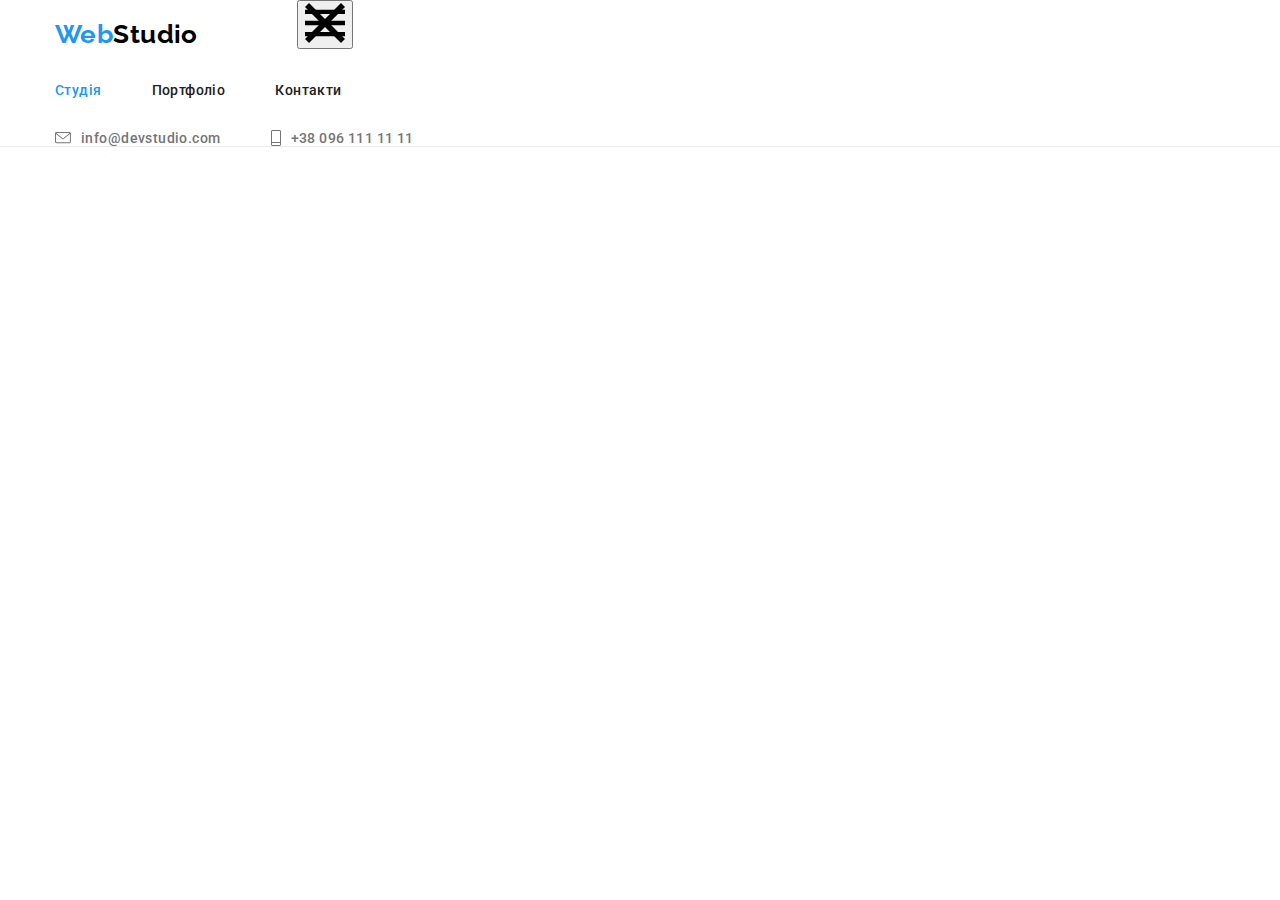
<file: index.html>
<!DOCTYPE html>
<html lang="uk">
<head>
 <meta charset="UTF-8">
 <meta http-equiv="X-UA-Compatible" content="IE=edge">
 <meta name="viewport" content="width=device-width, initial-scale=1.0">
 <link rel="preconnect" href="https://fonts.googleapis.com">
 <link rel="preconnect" href="https://fonts.gstatic.com" crossorigin>
 <link href="https://fonts.googleapis.com/css2?family=Raleway:wght@700&family=Roboto:wght@400;500;700;900&display=swap" rel="stylesheet">
 <title>Студія</title>
 <!--<link rel="stylesheet" href="./css/modern-normalize.css">
 <link rel="stylesheet" href="./css/styles.css">-->
 <link rel="stylesheet" href="./css/main.min.css" />
</head>
<body class="page-body">
     <header class="container-header"> 
         <div class=" container container-header-one">
                  <!-- Лого в хедері -->
             <div class="main-nav">
                 <a href="" class="logo"> <span class="blue-logo">Web</span>Studio </a>
                  <!-- Мобільное меню-бургер -->
                 <button type="button" class="mobile-button" aria-expanded="false" aria-controls="menu-container" data-menu-button>
                 <svg width="40" height="40" aria-label="Перемикач мобільного меню" class="mobile-button-svg">
                     <use class="icon-cross" href="./images/icons.svg#icon-cross1"></use>
                     <use class="icon-menu" href="./images/icons.svg#icon-menu-brg"></use>
                 </svg>
                 </button>
             <div class="menu-container" id="menu-container" data-menu>
                 <div class="navigation">
                     <nav>
                         <ul class="nav-list"> 
                             <li class="site-nav-item"><a class="nav-item" href="./index.html"><span class="blue-logo">Студія </span></a></li>
                             <li class="site-item"><a class="item" href="./portfolio.html"> Портфоліо</a></li>
                             <li class="site-item"><a class="item" href="./index.html" > Контакти</a></li>
                         </ul>
                     </nav>
                 </div>
             <div class="contacts">
                 <ul class="info-list">
                     <li class="site-item-one">
                         <a class="item-one" href="mailto:info@devstudio.com">
                             <svg class="icon-nav-one">
                                 <use href="./images/icons.svg#icon-envelope"></use>
                             </svg>
                             <span>info@devstudio.com</span>
                         </a>
                     </li>
                     <li class="site-item-one-info">
                         <a class="item-one-info" href="tel:+380961111111" >
                             <svg class="icon-nav-two">
                                 <use href="./images/icons.svg#icon-Vector"></use>
                             </svg>
                             <span> +38 096 111 11 11</span>  
                         </a>
                     </li>
                 </ul>
             </div>
        </div>
      </div>
     </div>
     </header>
    <!-- <main class="main">
         <section class="main-container hero">
             <div class="container">
                 <h1 class="main-text"> Ефективні рішення для вашого бізнесу </h1>
                 <button type="button" class="main-button" data-modal-open>Замовити послугу</button>
             </div>  
             <div class="backdrop is-hidden" data-modal>
                 <div class="modal-box">
                     <button class="main-button-open" data-modal-close type="button">
                         <svg class="icon-modal-close">
                             <use class="icon-cross" href="./images/icons.svg#icon-cross1"></use>
                         </svg>
                     </button>
                     <h3 class="modal-title">Залиште свої дані, ми вам передзвонимо</h3>
                     <form action="#">
                        <div>
                         <div class="modal-container">
                             <label for="username" class="modal-contacts">Ім'я</label>
                             <div class="field-name">
                                 <input class="modal-type-field" type="text" name="username" id="username" placeholder=" "/>
                                     <svg class="modal-icon-name">
                                         <use href="./images/icons.svg#icon-Vector-3"></use>
                                     </svg>
                             </div>
                         </div>
                         <div class="modal-container">
                             <label for="tel" class="modal-contacts">Телефон</label>
                             <div class="field-tel">
                                 <input class="modal-type-field" type="tel" name="tel" id="tel" placeholder=" "/>
                                     <svg class="modal-icon-tel">
                                         <use href="./images/icons.svg#icon-Vector-4"></use>
                                     </svg>
                             </div>
                         </div>
                         <div class="modal-container-last">
                             <label for="email"  class="modal-contacts">Пошта</label>
                             <div class="field-email">
                                 <input class="modal-type-field" type="email" name="email" id="email" placeholder=" "/>
                                     <svg class="modal-icon-email">
                                         <use href="./images/icons.svg#icon-Vector-2"></use>
                                     </svg>
                             </div>
                         </div>
                        </div>
                       <div class="modal-container-comments">
                         <label class="modal-comment" for="comment">Коментар</label>
                             <textarea class="modal-text" name="comment" id="comment" rows="4" cols="20" placeholder="Введіть текст"></textarea>
                       </div>
                        <div class="form-checkbox">
                         <label for="modal-checkbox" class="modal-link-accept">
                                 <input class="modal-checkbox" type="checkbox" name="mailing-list" value="accept" id="modal-checkbox"/>
                                     <span class="modal-icon-white"></span>
                                 Погоджуюся з розсилкою та приймаю
                                     <span><a class="modal-link-terms" href="#">Умови договору</a></span>
                         </label>
                        </div>
                       <div class="modal-container-btn">
                         <button class="modal-btn-submit" type="submit">
                           Відправити
                         </button>
                       </div>
                     </form>
                 </div>
             </div>  
         </section>
         <section class="section-top">
             <div class="container">
                 <h2 hidden class="visually-hidden">Наші переваги</h2>
                 <ul class="advantages-list">
                     <li class="advantages-list-item">
                         <div class="features-icons">
                             <svg width="70" height="70">
                                 <use class="features-icon" href="./images/icons.svg#icon-Group"></use>
                             </svg>
                         </div>
                             <h3 class="basic-anchors"> УВАГА ДО ДЕТАЛЕЙ </h3>
                                 <p class="word-meaning"> Ідейні міркування, і навіть початок повсякденної роботи з формування позиції. </p>
                     </li>
                     <li class="advantages-list-item">
                         <div class="features-icons">
                             <svg width="70" height="70">
                                 <use class="features-icon" href="./images/icons.svg#icon-clock-1"></use>
                             </svg>
                         </div>
                         <h3 class="basic-anchors"> ПУНКТУАЛЬНІСТЬ </h3>
                             <p class="word-meaning"> Завдання організації, особливо рамки і місце навчання кадрів тягне у себе. </p>
                     </li>
                     <li class="advantages-list-item">
                         <div class="features-icons">
                             <svg width="70" height="70">
                                 <use class="features-icon" href="./images/icons.svg#icon-diagram-1"></use>
                             </svg>
                         </div>
                         <h3 class="basic-anchors"> ПЛАНУВАННЯ </h3>
                             <p class="word-meaning"> Так само консультація з широким активом значною мірою зумовлює. </p>
                     </li>
                     <li class="advantages-list-item">
                         <div class="features-icons">
                             <svg width="70" height="70">
                                 <use class="features-icon" href="./images/icons.svg#icon-astronaut"></use>
                             </svg>
                         </div>
                             <h3 class="basic-anchors"> СУЧАСНІ ТЕХНОЛОГІЇ </h3>
                                 <p class="word-meaning"> Значимість цих проблем настільки очевидна, що реалізація планових завдань. </p>
                     </li>
                 </ul>
             </div>
         </section>
         <section class="section">
             <div class="container">
                 <h2 class="services-text"> Чим ми займаємося </h2>
                 <ul class="services-list">
                     <li class="services-list-item">
                         <div class="services-images-box">
                             <img src="./images/img1.jpg" alt="Людина займаємається програмуванням " width="370"/>
                             <div class="services-position-text">
                                 <h3 class="works-text">Десктопні додатки</h3>
                             </div>
                         </div>
                     </li>
                     <li class="services-list-item">
                         <div class="services-images-box">
                             <img src="./images/img2.jpg" alt="Людина створює мобільний додаток" width="370"/>
                             <div class="services-position-text">
                                 <h3 class="works-text">Мобільні додатки</h3>
                             </div>
                         </div>
                     </li>
                     <li class="services-list-item">
                         <div class="services-images-box">
                             <img src="./images/img3.jpg" alt="Вибір кольору" width="370"/>
                             <div class="services-position-text">
                                 <h3 class="works-text">Дизайнерські рішення</h3>
                             </div>
                         </div>
                     </li>
                 </ul>
             </div>
         </section>
         <section class="section our-team">
             <div class="container">
                 <h2 class="services-text-title"> Наша команда </h2>
                 <ul class="team-list">
                     <li class="team-list-item">
                         <img src="./images/photo1.jpg" alt="Ігор Дем'яненко" width="270"/>
                         <div class="team-card-wrapper">
                             <h3 class="container-text-main"> Ігор Дем'яненко </h3>
                                 <p class="container-text-other-row"> Product Designer </p>
                         <ul class="social-link-list">
                             <li class="social-network">
                                 <a href="" class="social-item">
                                     <svg class="icon-social-link" width="20" height="20">
                                         <use href="./images/icons.svg#icon-instagram"></use>
                                     </svg>
                                 </a>
                             </li>
                             <li class="social-network">
                                 <a href="" class="social-item">
                                     <svg class="icon-social-link" width="20" height="20">
                                         <use href="./images/icons.svg#icon-twitter"></use>
                                     </svg>
                                 </a>
                             </li>
                             <li class="social-network">
                                 <a href="" class="social-item">
                                     <svg class="icon-social-link" width="20" height="20">
                                         <use href="./images/icons.svg#icon-facebook"></use>
                                     </svg>
                                 </a>
                             </li>
                             <li class="social-network">
                                 <a href="" class="social-item">
                                     <svg class="icon-social-link" width="20" height="20">
                                         <use href="./images/icons.svg#icon-linkedin2"></use>
                                     </svg>
                                 </a>
                             </li>
                         </ul>
                         </div>
                     </li>
                     <li class="team-list-item">
                         <img src="./images/photo2.jpg" alt="Ольга Рєпіна" width="270"/>
                         <div class="team-card-wrapper">
                             <h3 class="container-text-main"> Ольга Рєпіна </h3>
                                 <p class="container-text-other-row"> Frontend Developer </p>
                         <ul class="social-link-list">
                             <li class="social-network">
                                 <a href="" class="social-item">
                                     <svg class="icon-social-link" width="20" height="20">
                                         <use href="./images/icons.svg#icon-instagram"></use>
                                     </svg>
                                 </a>
                             </li>
                             <li class="social-network">
                                 <a href="" class="social-item">
                                     <svg class="icon-social-link" width="20" height="20">
                                         <use href="./images/icons.svg#icon-twitter"></use>
                                     </svg>
                                 </a>
                             </li>
                             <li class="social-network">
                                 <a href="" class="social-item">
                                     <svg class="icon-social-link" width="20" height="20">
                                         <use href="./images/icons.svg#icon-facebook"></use>
                                     </svg>
                                 </a>
                             </li>
                             <li class="social-network">
                                 <a href="" class="social-item">
                                     <svg class="icon-social-link" width="20" height="20">
                                         <use href="./images/icons.svg#icon-linkedin2"></use>
                                     </svg>
                                 </a>
                                 </li>
                             </ul>
                         </div>
                     </li>
                     <li class="team-list-item">
                         <img src="./images/photo3.jpg" alt="Микола Тарасов" width="270"/>
                         <div class="team-card-wrapper">
                             <h3 class="container-text-main"> Микола Тарасов </h3>
                                 <p class="container-text-other-row"> Marketing </p>
                             <ul class="social-link-list">
                                     <li class="social-network">
                                         <a href="" class="social-item">
                                             <svg class="icon-social-link" width="20" height="20">
                                                 <use href="./images/icons.svg#icon-instagram"></use>
                                             </svg>
                                         </a>
                                     </li>
                                     <li class="social-network">
                                         <a href="" class="social-item">
                                             <svg class="icon-social-link" width="20" height="20">
                                                 <use href="./images/icons.svg#icon-twitter"></use>
                                             </svg>
                                         </a>
                                     </li>
                                     <li class="social-network">
                                         <a href="" class="social-item">
                                             <svg class="icon-social-link" width="20" height="20">
                                                 <use href="./images/icons.svg#icon-facebook"></use>
                                             </svg>
                                         </a>
                                     </li>
                                     <li class="social-network">
                                         <a href="" class="social-item">
                                             <svg class="icon-social-link" width="20" height="20">
                                                 <use href="./images/icons.svg#icon-linkedin2"></use>
                                             </svg>
                                         </a>
                                     </li>
                                 </ul>
                             </div>
                     <li class="team-list-item">
                         <img src="./images/photo4.jpg" alt="Михайло Єрмаков" width="270"/>
                         <div class="team-card-wrapper">
                             <h3 class="container-text-main"> Михайло Єрмаков </h3>
                                 <p class="container-text-other-row"> UI Designer </p>
                             <ul class="social-link-list">
                                 <li class="social-network">
                                     <a href="" class="social-item">
                                         <svg class="icon-social-link" width="20" height="20">
                                             <use href="./images/icons.svg#icon-instagram"></use>
                                         </svg>
                                     </a>
                                 </li>
                                 <li class="social-network">
                                     <a href="" class="social-item">
                                         <svg class="icon-social-link" width="20" height="20">
                                             <use href="./images/icons.svg#icon-twitter"></use>
                                         </svg>
                                     </a>
                                 </li>
                                 <li class="social-network">
                                     <a href="" class="social-item">
                                         <svg class="icon-social-link" width="20" height="20">
                                             <use href="./images/icons.svg#icon-facebook"></use>
                                         </svg>
                                     </a>
                                 </li>
                                 <li class="social-network">
                                     <a href="" class="social-item">
                                         <svg class="icon-social-link" width="20" height="20">
                                             <use href="./images/icons.svg#icon-linkedin2"></use>
                                         </svg>
                                     </a>
                                 </li>
                             </ul>
                         </div>
                     </li>
                 </ul>
             </div>
        </section>
        <section class="section">
             <div class="container">
                 <h2 class="services-text-title">Постійні клієнти</h2>
                 <ul class="client-list">
                     <li class="social-network-client">
                         <a class="client-link" href=""  aria-label="Клієнт-1">
                             <svg class="icon-client">
                                 <use href="./images/icons.svg#icon-client1"></use>
                             </svg>
                         </a>
                     </li>
                     <li class="social-network-client">
                         <a href="" class="client-link" aria-label="Клієнт-2">
                             <svg class="icon-client">
                                 <use href="./images/icons.svg#icon-client2"></use>
                             </svg>
                         </a>
                     </li>
                     <li class="social-network-client">
                         <a href="" class="client-link" aria-label="Клієнт-3">
                             <svg class="icon-client">
                                 <use href="./images/icons.svg#icon-client3"></use>
                             </svg>
                         </a>
                     </li>
                     <li class="social-network-client">
                         <a href="" class="client-link" aria-label="Клієнт-4">
                             <svg class="icon-client">
                                 <use href="./images/icons.svg#icon-client4"></use>
                             </svg>
                         </a>
                     </li>
                     <li class="social-network-client">
                         <a href="" class="client-link" aria-label="Клієнт-5">
                             <svg class="icon-client">
                                 <use href="./images/icons.svg#icon-client5"></use>
                             </svg>
                         </a>
                     </li>
                     <li class="social-network-client">
                         <a href="" class="client-link" aria-label="Клієнт-6">
                             <svg class="icon-client">
                                 <use href="./images/icons.svg#icon-client6"></use>
                             </svg>
                         </a>
                     </li>
                 </ul>
             </div>
         </section>
     </main>
     <footer class="footer">
         <div class="container footer-container">
             <div>
                 <a href="./index.html" class="logo-footer"><span class="blue-logo">Web</span>Studio </a>
                 <address class="address">
                     <ul class="address-item">
                         <li class="item-footer"><a href="https://goo.gl/maps/CPtrU1FHBa2aNyZL9" target="_blank" rel="noopener noreferrer nofollow" class="list-footer">м. Київ, пр-т Лесі Украінки, 26</a></li>
                         <li class="item-footer-one"><a href="mailto:info@devstudio.com" class="list-footer-one">info@devstudio.com</a></li>
                         <li class="item-footer-two"><a href="tel:+380961111111" class="list-footer-two">+38 096 111 11 11</a></li>
                     </ul>
                 </address>  
             </div>
             <div class="social-container">
                 <b class="footer-offer">приєднуйтесь</b>
                 <ul class="footer-soclink">
                     <li class="social-network-footer">
                         <a class="social-link" href="" aria-label="Instagram">
                             <svg class="footer-social-link" width="20" height="20">
                                 <use href="./images/icons.svg#icon-instagram"></use>
                             </svg>
                         </a>
                     </li>
                     <li class="social-network-footer">
                         <a href="" aria-label="Twitter" class="social-link">
                             <svg class="footer-social-link" width="20" height="20">
                                 <use href="./images/icons.svg#icon-twitter"></use>
                             </svg>
                         </a>
                     </li>
                     <li class="social-network-footer">
                         <a href="" aria-label="Facebook" class="social-link">
                             <svg class="footer-social-link" width="20" height="20">
                                 <use href="./images/icons.svg#icon-facebook"></use>
                             </svg>
                         </a>
                     </li>
                     <li class="social-network-footer">
                         <a href="" aria-label="LinkedIn" class="social-link">
                             <svg class="footer-social-link" width="20" height="20">
                                 <use href="./images/icons.svg#icon-linkedin2"></use>
                             </svg>
                         </a>
                     </li>
                 </ul>
             </div>
             <div class="subscribe-box">
                 <h3 class="subscribe-title">Підпишіться на розсилку</h3>
                 <form>
                     <input class="subscribe-input" type="email" name="email" placeholder="E-mail"/>
                     <button class="subscribe-button" type="submit"> Підписатися
                         <svg class="subscribe-icon">
                             <use href="./images/icons.svg#icon-icon-send"></use>
                         </svg>
                     </button>
                 </form>
             </div>
         </div>
    </footer>-->
     <script src="./js/modal.js"></script>
</body>
</html>
</file>
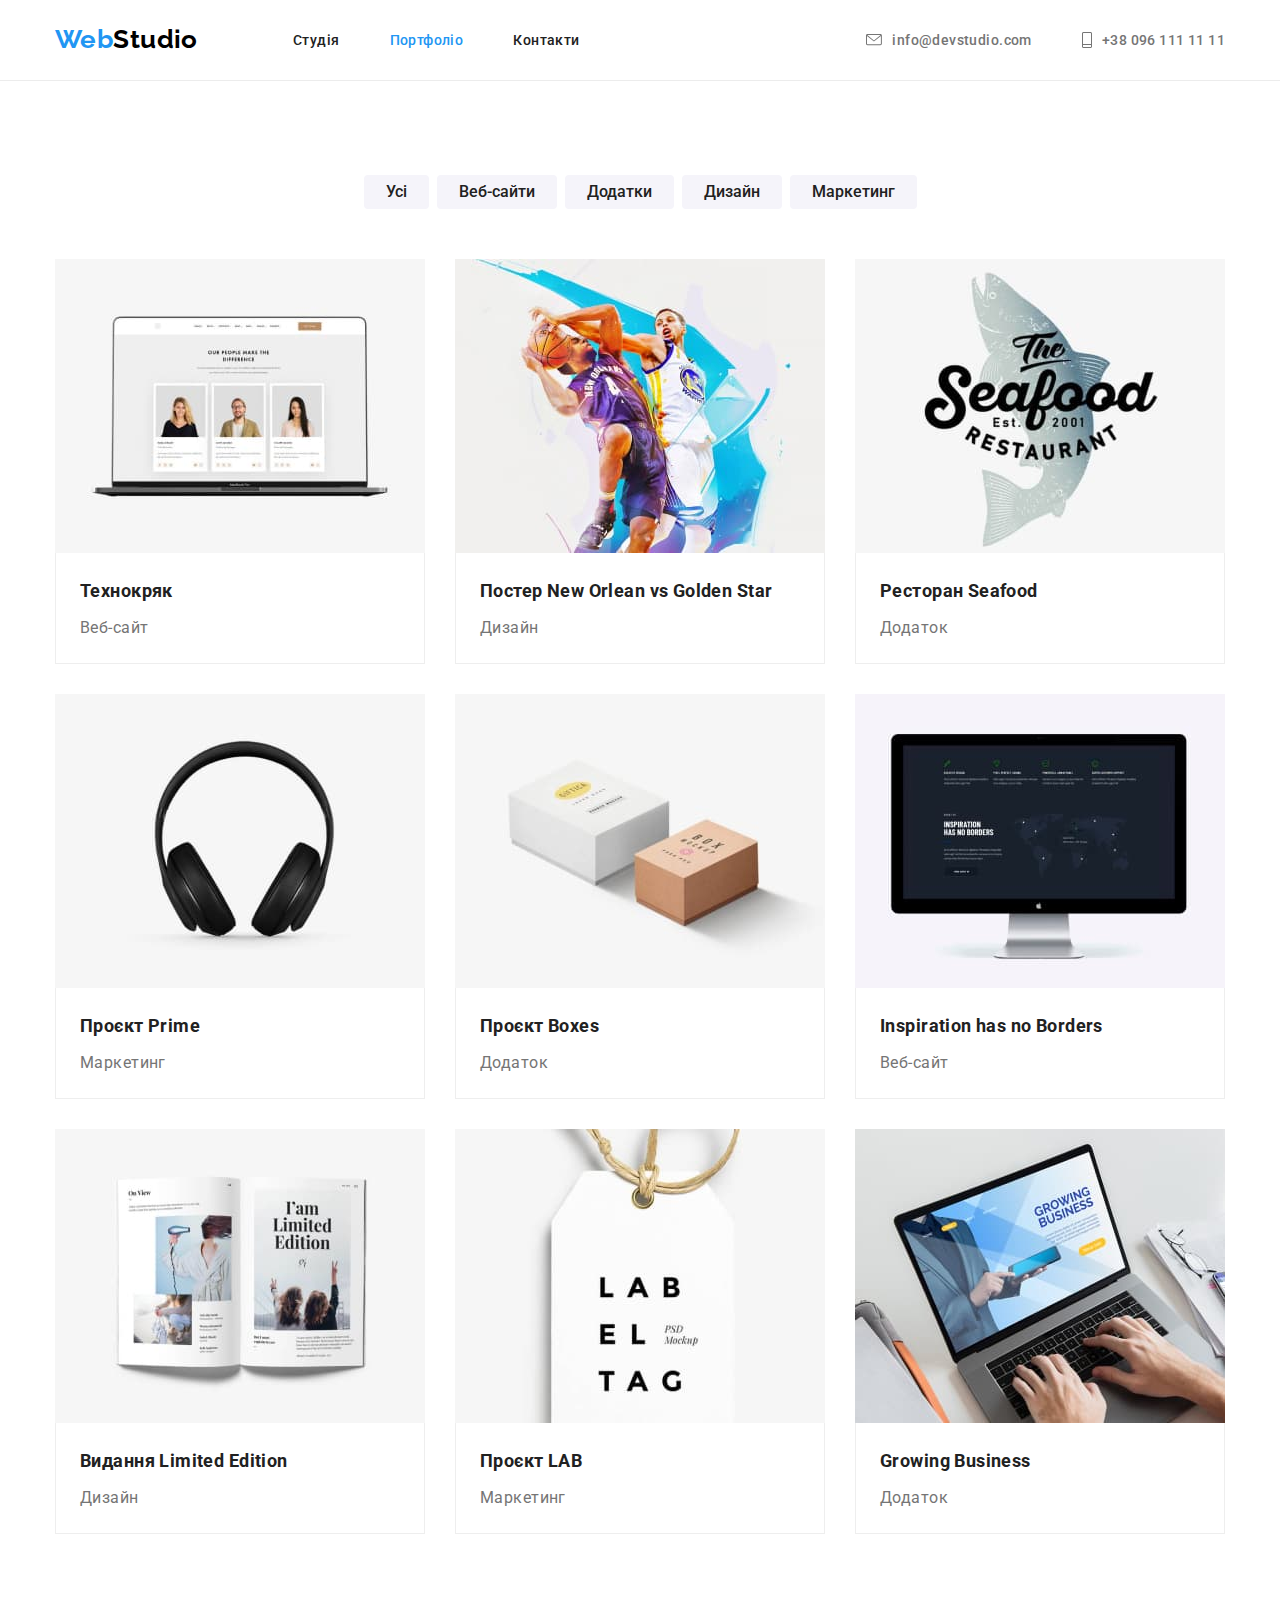
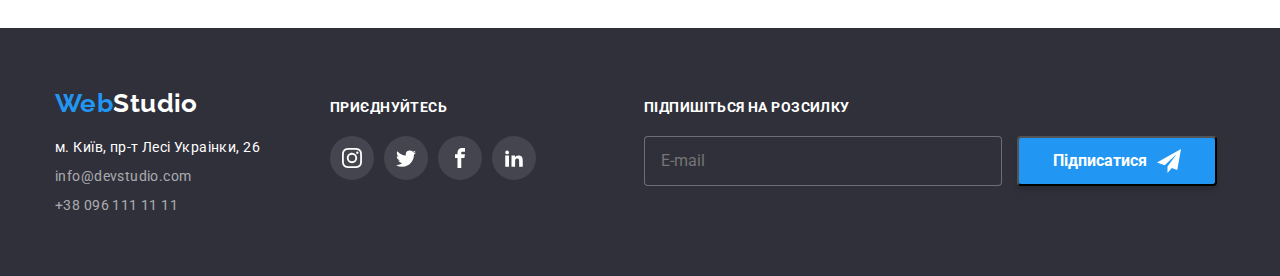
<file: portfolio.html>
<!DOCTYPE html>
<html lang="uk">
<head>
    <meta charset="UTF-8">
    <meta http-equiv="X-UA-Compatible" content="IE=edge">
    <meta name="viewport" content="width=device-width, initial-scale=1.0">
    <link rel="preconnect" href="https://fonts.googleapis.com">
    <link rel="preconnect" href="https://fonts.gstatic.com" crossorigin>
    <link href="https://fonts.googleapis.com/css2?family=Raleway:wght@700&family=Roboto:wght@400;500;700;900&display=swap" rel="stylesheet">
    <title>Портфоліо</title>
    <!--<link rel="stylesheet" href="./css/modern-normalize.css">
    <link rel="stylesheet" href="./css/styles.css">-->
    <link rel="stylesheet" href="./css/main.min.css" />
</head>
<body class="page-body">
     <header class="container-header"> 
         <div class=" container container-header-one">
             <nav class="nav">
                 <a href="./index.html" class="logo"><span class="blue-logo"> Web</span>Studio </a>
                 <ul class="nav-list">  
                     <li class="site-nav-item"><a class="item" href="./index.html">Студія</a></li>
                     <li class="site-item"><a class="nav-item" href="./portfolio.html"><span class="blue-logo">Портфоліо</span></a></li>
                     <li class="site-item"><a class="item" href="./index.html"> Контакти</a></li>
                 </ul>
             </nav>
             <ul class="info-list">
                 <li class="site-item-one">
                     <a class="item-one" href="mailto:info@devstudio.com" >
                        <svg class="icon-nav-one">
                             <use href="./images/icons.svg#icon-envelope"></use>
                         </svg>
                     <span>info@devstudio.com</span>
                     </a>
                 </li>
                 <li class="site-item-one-info">
                     <a class="item-one-info" href="tel:+380961111111" >
                         <svg class="icon-nav-two">
                             <use href="./images/icons.svg#icon-Vector"></use>
                         </svg>
                     <span> +38 096 111 11 11</span>  
                     </a>
                 </li>
             </ul>
         </div>    
     </header>
     <main>
         <section class="section">
             <div class="portfolio-container">
                 <h1 hidden class="visually-hidden">Портфоліо</h1>
                 <ul class="nav-list-btn"> 
                     <li class="portfolio-button"><button type="button" class="buttons">Усі</button></li>
                     <li class="portfolio-button"><button type="button" class="buttons">Веб-сайти</button></li>
                     <li class="portfolio-button"><button type="button" class="buttons">Додатки</button></li>
                     <li class="portfolio-button"><button type="button" class="buttons">Дизайн</button></li>
                     <li class="portfolio-button"><button type="button" class="buttons">Маркетинг</button></li>
                 </ul>
                 <ul class="portfolio-cards">
                     <li class="portfolio-card">
                         <a href="#" class="link-portfolio">
                             <div class="portfolio-images-box">
                                 <img src="./images/photoportfol1.jpg" alt="фото технокряку" width="370"/>
                                 <div class="portfolio-position-text">
                                     <p>
                                      Ресурс пропонує комплексні пропозиції з різним рівнем
                                      функціоналу та сервісів. Все це дозволить відвідувачу
                                      отримати вичерпні відомості про компанію чи приватну
                                      особу.
                                     </p>
                                  </div>
                             </div>
                             <div class="portfolio-card-wrapper">
                                 <h2 class="portfolio-basic-anchors"> Технокряк </h2>
                                     <p class="portfolio-word-meaning"> Веб-сайт </p>
                             </div>
                         </a>        
                     </li>
                     <li class="portfolio-card">
                         <a href="#" class="link-portfolio">
                             <div class="portfolio-images-box">
                                 <img src="./images/photoportfol2.jpg" class="img-portfolio" alt="фото постеру баскетболу" width="370"/>
                                 <div class="portfolio-position-text">
                                     <p>
                                     Ресурс пропонує комплексні пропозиції з різним рівнем
                                     функціоналу та сервісів. Все це дозволить відвідувачу
                                     отримати вичерпні відомості про компанію чи приватну
                                     особу.
                                     </p>
                                 </div>
                             </div>
                             <div class="portfolio-card-wrapper">
                                 <h2 class="portfolio-basic-anchors"> Постер New Orlean vs Golden Star </h2>
                                     <p class="portfolio-word-meaning"> Дизайн </p>
                             </div>         
                         </a>       
                     </li>
                     <li class="portfolio-card">
                         <a href="#" class="link-portfolio">
                             <div class="portfolio-images-box">
                                 <img src="./images/photoportfol3.jpg"  alt="фото ресторану морскої їжи" width="370"/>
                                 <div class="portfolio-position-text">
                                     <p>
                                     Ресурс пропонує комплексні пропозиції з різним рівнем
                                     функціоналу та сервісів. Все це дозволить відвідувачу
                                     отримати вичерпні відомості про компанію чи приватну
                                     особу.
                                     </p>
                                 </div>
                             </div>
                             <div class="portfolio-card-wrapper">
                                 <h2 class="portfolio-basic-anchors"> Ресторан Seafood </h2>
                                     <p class="portfolio-word-meaning"> Додаток </p>
                             </div>
                         </a>
                     </li>
                     <li class="portfolio-card">
                         <a href="#" class="link-portfolio">
                             <div class="portfolio-images-box">
                                 <img src="./images/photoportfol4.jpg"  alt="фото навушників" width="370"/>
                                 <div class="portfolio-position-text">
                                     <p>
                                     Ресурс пропонує комплексні пропозиції з різним рівнем
                                     функціоналу та сервісів. Все це дозволить відвідувачу
                                     отримати вичерпні відомості про компанію чи приватну
                                     особу.
                                     </p>
                                 </div>
                             </div>
                             <div class="portfolio-card-wrapper">
                                 <h2 class="portfolio-basic-anchors"> Проєкт Prime </h2>
                                     <p class="portfolio-word-meaning"> Маркетинг </p>
                             </div>
                         </a>
                     </li>
                     <li class="portfolio-card">
                         <a href="#" class="link-portfolio">
                             <div class="portfolio-images-box">
                                 <img src="./images/photoportfol5.jpg"  alt="фото двох коробок" width="370"/>
                                 <div class="portfolio-position-text">
                                     <p>
                                     Ресурс пропонує комплексні пропозиції з різним рівнем
                                     функціоналу та сервісів. Все це дозволить відвідувачу
                                     отримати вичерпні відомості про компанію чи приватну
                                     особу.
                                     </p>
                                 </div>
                             </div>
                             <div class="portfolio-card-wrapper">
                                 <h2 class="portfolio-basic-anchors"> Проєкт Boxes </h2>
                                     <p class="portfolio-word-meaning"> Додаток </p>
                             </div>
                         </a>
                     </li>
                     <li class="portfolio-card">
                         <a href="#" class="link-portfolio">
                             <div class="portfolio-images-box">
                                 <img src="./images/photoportfol6.jpg"  alt="фото надпису натхнення не має кордонів" width="370"/>
                                 <div class="portfolio-position-text">
                                     <p>
                                     Ресурс пропонує комплексні пропозиції з різним рівнем
                                     функціоналу та сервісів. Все це дозволить відвідувачу
                                     отримати вичерпні відомості про компанію чи приватну
                                     особу.
                                     </p>
                                 </div>
                             </div> 
                             <div class="portfolio-card-wrapper">
                                 <h2 class="portfolio-basic-anchors"> Inspiration has no Borders </h2>
                                     <p class="portfolio-word-meaning"> Веб-сайт </p>
                             </div>
                         </a>
                     </li>
                     <li class="portfolio-card">
                         <a href="#" class="link-portfolio">
                             <div class="portfolio-images-box">
                                 <img src="./images/photoportfol7.jpg"  alt="фото видання обмеженого видання" width="370"/>
                                 <div class="portfolio-position-text">
                                     <p>
                                     Ресурс пропонує комплексні пропозиції з різним рівнем
                                     функціоналу та сервісів. Все це дозволить відвідувачу
                                     отримати вичерпні відомості про компанію чи приватну
                                     особу.
                                     </p>
                                 </div>
                             </div>
                             <div class="portfolio-card-wrapper">
                                 <h2 class="portfolio-basic-anchors"> Видання Limited Edition </h2>
                                     <p class="portfolio-word-meaning"> Дизайн </p>
                             </div>
                         </a>
                     </li>
                     <li class="portfolio-card">
                         <a href="#" class="link-portfolio">
                             <div class="portfolio-images-box">
                                 <img src="./images/photoportfol8.jpg"  alt="фото проєкту лабораторії" width="370"/>
                                 <div class="portfolio-position-text">
                                     <p>
                                     Ресурс пропонує комплексні пропозиції з різним рівнем
                                     функціоналу та сервісів. Все це дозволить відвідувачу
                                     отримати вичерпні відомості про компанію чи приватну
                                     особу.
                                     </p>
                                 </div>
                             </div>
                             <div class="portfolio-card-wrapper">
                                 <h2 class="portfolio-basic-anchors"> Проєкт LAB </h2>
                                     <p class="portfolio-word-meaning"> Маркетинг </p>
                             </div>
                         </a>
                     </li>
                     <li class="portfolio-card">
                         <a href="#" class="link-portfolio">
                             <div class="portfolio-images-box">
                                 <img src="./images/photoportfol9.jpg"  alt="фото зростаючого бізнесу" width="370"/>
                                 <div class="portfolio-position-text">
                                     <p>
                                     Ресурс пропонує комплексні пропозиції з різним рівнем
                                     функціоналу та сервісів. Все це дозволить відвідувачу
                                     отримати вичерпні відомості про компанію чи приватну
                                     особу.
                                     </p>
                                 </div>
                             </div>
                             <div class="portfolio-card-wrapper">
                                 <h2 class="portfolio-basic-anchors"> Growing Business </h2>
                                     <p class="portfolio-word-meaning"> Додаток </p>
                             </div>
                         </a>
                     </li>
                 </ul>
             </div>
         </section>
     </main>
     <footer class="footer">
        <div class="container footer-container">
             <div>
                 <a href="./index.html" class="logo-footer"><span class="blue-logo">Web</span>Studio </a>
                 <address class="address">
                     <ul class="address-item">
                         <li class="item-footer"><a href="https://goo.gl/maps/CPtrU1FHBa2aNyZL9" target="_blank" rel="noopener noreferrer nofollow" class="list-footer">м. Київ, пр-т Лесі Украінки, 26</a></li>
                         <li class="item-footer-one"><a href="mailto:info@devstudio.com" class="list-footer-one">info@devstudio.com</a></li>
                         <li class="item-footer-two"><a href="tel:+380961111111" class="list-footer-two">+38 096 111 11 11</a></li>
                     </ul>
                 </address>  
             </div>
             <div class="social-container">
                 <b class="footer-offer">приєднуйтесь</b>
                 <ul class="footer-soclink">
                     <li class="social-network-footer">
                         <a class="social-link" href="" aria-label="Instagram">
                             <svg class="footer-social-link" width="20" height="20">
                                 <use href="./images/icons.svg#icon-instagram"></use>
                             </svg>
                         </a>
                     </li>
                     <li class="social-network-footer">
                         <a href="" aria-label="Twitter" class="social-link">
                             <svg class="footer-social-link" width="20" height="20">
                                 <use href="./images/icons.svg#icon-twitter"></use>
                             </svg>
                         </a>
                     </li>
                     <li class="social-network-footer">
                         <a href="" aria-label="Facebook" class="social-link">
                             <svg class="footer-social-link" width="20" height="20">
                                 <use href="./images/icons.svg#icon-facebook"></use>
                             </svg>
                         </a>
                     </li>
                     <li class="social-network-footer">
                         <a href="" aria-label="LinkedIn" class="social-link">
                             <svg class="footer-social-link" width="20" height="20">
                                 <use href="./images/icons.svg#icon-linkedin2"></use>
                             </svg>
                         </a>
                     </li>
                 </ul>
             </div>
             <div class="subscribe-box">
                 <h3 class="subscribe-title">Підпишіться на розсилку</h3>
                 <form>
                     <input class="subscribe-input" type="email" name="email" placeholder="E-mail"/>
                     <button class="subscribe-button" type="submit"> Підписатися
                         <svg class="subscribe-icon">
                             <use href="./images/icons.svg#icon-icon-send"></use>
                         </svg>
                     </button>
                 </form>
             </div>
         </div>
     </footer>
 </body>
</html>
</file>
<file: css/main.min.css>
:root{--color-primary-text: #212121;--color-secondary-text: #757575;--color-black: #000000;--color-blue: #2196f3;--color-secondary-background: #f5f4fa;--color-white: #ffffff;--color-third-background: #2f303a;--color-contacts-footer: rgba(255, 255, 255, 0.6);--color-box: rgba(0, 0, 0, 0.15);--color-border: #ececec;--color-main-button-active: #188ce8;--color-social-network: #afb1b8;--color-client-background: #f5f5f5}.visually-hidden{position:absolute;white-space:nowrap;width:1px;height:1px;overflow:hidden;border:0;padding:0;clip:rect(0 0 0 0);clip-path:inset(50%);margin:-1px}h1,h2,h3,h4,h5,h6,ul,p{margin:0;padding:0}ul{list-style:none}img{display:block;max-width:100%;height:auto}.section{padding:94px 0px}.container{width:1200px;padding-top:0;padding-bottom:0;padding-left:15px;padding-right:15px;margin:0 auto}/*! modern-normalize v1.0.0 | MIT License | https://github.com/sindresorhus/modern-normalize */*,*::before,*::after{box-sizing:border-box}:root{-moz-tab-size:4;tab-size:4}html{line-height:1.15;-webkit-text-size-adjust:100%}body{margin:0}body{font-family:system-ui,-apple-system,"Segoe UI",Roboto,Helvetica,Arial,sans-serif,"Apple Color Emoji","Segoe UI Emoji"}hr{height:0;color:inherit}abbr[title]{text-decoration:underline dotted}b,strong{font-weight:bolder}code,kbd,samp,pre{font-family:ui-monospace,SFMono-Regular,Consolas,"Liberation Mono",Menlo,monospace;font-size:1em}small{font-size:80%}sub,sup{font-size:75%;line-height:0;position:relative;vertical-align:baseline}sub{bottom:-0.25em}sup{top:-0.5em}table{text-indent:0;border-color:inherit}button,input,optgroup,select,textarea{font-family:inherit;font-size:100%;line-height:1.15;margin:0}button,select{text-transform:none}button,[type=button],[type=reset],[type=submit]{-webkit-appearance:button}::-moz-focus-inner{border-style:none;padding:0}:-moz-focusring{outline:1px dotted ButtonText}:-moz-ui-invalid{box-shadow:none}legend{padding:0}progress{vertical-align:baseline}::-webkit-inner-spin-button,::-webkit-outer-spin-button{height:auto}[type=search]{-webkit-appearance:textfield;outline-offset:-2px}::-webkit-search-decoration{-webkit-appearance:none}::-webkit-file-upload-button{-webkit-appearance:button;font:inherit}summary{display:list-item}.main-button{display:block;background-color:var(--color-blue);text-align:center;font-weight:700;font-size:16px;line-height:1.47;color:var(--color-white);border:none;border-radius:4px;box-shadow:0px,4px var(--color-box);width:216px;height:50px;text-decoration:none;margin:0 auto;margin-top:30px;transition:background-color 250ms cubic-bezier(0.4, 0, 0.2, 1),color 250ms cubic-bezier(0.4, 0, 0.2, 1),box-shadow 250ms cubic-bezier(0.4, 0, 0.2, 1)}.main-button:active,.main-button:hover,.main-buttons:focus{color:var(--color-white);background-color:var(--color-main-button-active);box-shadow:0px 4px 4px var(--color-box);border:none;border-radius:4px;cursor:pointer}.page-body{font-size:14px;font-family:"Roboto",sans-serif;letter-spacing:.03em;background-color:var(--color-white);color:var(--color-primary-text);margin:0}.logo{display:inlin-block;font-weight:700;font-family:"Raleway",sans-serif;text-decoration:none;font-size:26px;line-height:1.19;width:145px;padding-top:24px;padding-bottom:25px;margin-right:93px;color:var(--color-black)}.blue-logo{color:var(--color-blue)}.nav{display:flex;align-items:center}.nav-list{display:flex}.info-list{display:flex;align-items:center;color:var(--color-secondary-text);fill:var(--color-secondary-text)}.site-nav-item{margin-right:50px}.nav-item{display:block;font-weight:500;line-height:1.15;text-align:left;padding:32px 0px 32px 0px;text-decoration:none;color:var(--color-primary-text);position:relative;transition:color 250ms cubic-bezier(0.4, 0, 0.2, 1)}.nav-item:hover,.nav-item:focus{color:var(--color-blue)}.nav-item::after{content:"";position:absolute;left:0;bottom:0;display:block;transition:background-color 250ms cubic-bezier(0.4, 0, 0.2, 1);width:100%;height:4px;opacity:0;background-color:var(--color-blue);border-radius:2px}.nav-item:hover::after{opacity:1}.icon-nav-one{width:16px;height:12px;margin-right:10px}.icon-nav-two{width:10px;max-height:16px;margin-right:10px}.site-item{margin-right:50px}.site-item:last-child{margin-right:0px}.icon-portfolio-one{color:var(--color-secondary-text);fill:var(--color-secondary-text);width:16px;max-height:12px;margin-right:10px}.item{display:block;font-weight:500;line-height:1.15;text-align:left;padding:32px 0px 32px 0px;text-decoration:none;color:var(--color-primary-text);transition:color 250ms cubic-bezier(0.4, 0, 0.2, 1)}.item-one{display:flex;align-items:center;font-weight:500;line-height:1.15;text-decoration:none;color:var(--color-secondary-text);transition:color 250ms cubic-bezier(0.4, 0, 0.2, 1),fill 250ms cubic-bezier(0.4, 0, 0.2, 1)}.site-item-one{margin-right:50px}.item-one-info{display:flex;align-items:center;font-weight:500;line-height:1.15;text-decoration:none;color:var(--color-secondary-text);transition:color 250ms cubic-bezier(0.4, 0, 0.2, 1),fill 250ms cubic-bezier(0.4, 0, 0.2, 1)}.item-one:focus,.item-one:hover,.item-one-info:focus,.item-one-info:hover,.item:focus,.item:hover{color:var(--color-blue);fill:var(--color-blue)}.basic-anchors{font-weight:700;line-height:1.2;text-align:left;vertical-align:top;color:var(--color-primary-text);margin-bottom:10px}.word-meaning{font-weight:400;line-height:1.71;text-align:left;vertical-align:top;color:var(--color-secondary-text)}.social-link-list{display:flex;padding:0;margin:0;justify-content:center}.social-link-list .social-network:not(:last-child){margin-right:10px}.social-item{display:flex;justify-content:center;align-items:center;width:44px;height:44px;background-color:var(--color-white);fill:var(--color-social-network);border-radius:50%;transition:background-color 250ms cubic-bezier(0.4, 0, 0.2, 1),fill 250ms cubic-bezier(0.4, 0, 0.2, 1)}.social-item:hover,.social-item:focus{fill:var(--color-white);background-color:var(--color-blue)}.icon-social-link:hover,.icon-social-link:focus{display:block;fill:var(--color-white)}.logo-footer{display:block;font-weight:700;font-family:"Raleway",sans-serif;text-decoration:none;font-size:26px;line-height:1.16;color:var(--color-white)}.backdrop{background-color:rgba(0,0,0,.2);position:fixed;z-index:3;width:100%;height:100%;top:0;left:0;margin:0;padding:0;display:flex;align-items:center;justify-content:center;transition-property:visibility,opacity;transition-duration:250ms;transition-timing-function:cubic-bezier(0.4, 0, 0.2, 1)}.backdrop.is-hidden{position:absolute;opacity:0;pointer-events:none;visibility:hidden}.is-hidden .modal-box{transform:scale(0)}.modal-box{height:581px;width:528px;border-radius:4px;background-color:var(--color-white);display:flex;flex-direction:column;position:absolute;z-index:1;box-shadow:0px 1px 3px rgba(0,0,0,.12),0px 1px 1px rgba(0,0,0,.14),0px 2px 1px rgba(0,0,0,.2);border-radius:4px;padding:40px 39px 40px 40px;transform:scale(1);transition-property:transform;transition-duration:250ms;transition-timing-function:cubic-bezier(0.4, 0, 0.2, 1)}.main-button-open{background-color:var(--color-white);color:var(--color-black);fill:var(--color-black);position:absolute;top:8px;right:8px;display:flex;align-items:center;justify-content:center;z-index:10;padding:0;height:30px;width:30px;cursor:pointer;outline:0;border:1px solid rgba(0,0,0,.1);border-radius:50%;transition:background-color 250ms cubic-bezier(0.4, 0, 0.2, 1),fill 250ms cubic-bezier(0.4, 0, 0.2, 1)}.main-button-open:hover,.main-button-open:focus{background-color:var(--color-white);fill:var(--color-blue)}.icon-modal-close{width:11px;height:11px}.modal-title{margin-bottom:12px;text-align:center;font-weight:700;font-size:20px;line-height:1.15;color:var(--color-primary-text)}.modal-container{display:flex;flex-direction:column;margin-bottom:12px}.modal-container-last{display:flex;flex-direction:column}.modal-contacts{margin-bottom:4px;font-weight:400;font-size:12px;line-height:1.16;color:var(--color-secondary-text)}.modal-type-field{width:448px;height:40px;border:1px solid rgba(33,33,33,.2);box-sizing:border-box;border-radius:4px;padding-left:42px;padding-top:11px;padding-bottom:11px;outline:rgba(0,0,0,0);cursor:pointer;transition:border-color 250ms cubic-bezier(0.4, 0, 0.2, 1),fill 250ms cubic-bezier(0.4, 0, 0.2, 1)}.modal-type-field:focus,.modal-type-field:hover,.modal-icon-tel:focus,.modal-icon-tel:hover,.modal-icon-email:focus,.modal-icon-email:hover,.modal-icon-name:focus,.modal-icon-name:hover{border-color:var(--color-blue);fill:var(--color-blue)}.field-name{display:flex;flex-direction:column;position:relative}.modal-icon-name{width:12px;height:12px;top:50%;left:12px;transform:translateY(-50%);position:absolute}.modal-type-field:focus~.modal-icon-name,.modal-type-field:hover~.modal-icon-name{border-color:var(--color-blue);fill:var(--color-blue)}.field-tel{display:flex;flex-direction:column;position:relative}.modal-icon-tel{width:13px;height:13px;top:50%;left:12px;transform:translateY(-50%);position:absolute}.modal-type-field:focus~.modal-icon-tel,.modal-type-field:hover~.modal-icon-tel{border-color:var(--color-blue);fill:var(--color-blue)}.field-email{display:flex;flex-direction:column;position:relative}.modal-icon-email{width:15px;height:12px;top:50%;left:12px;transform:translateY(-50%);position:absolute}.modal-type-field:focus~.modal-icon-email,.modal-type-field:hover~.modal-icon-email{border-color:var(--color-blue);fill:var(--color-blue)}.modal-comment{margin-bottom:4px;font-weight:400;font-size:12px;line-height:1.16;color:var(--color-secondary-text);margin-top:10px;margin-bottom:4px}.modal-text{width:448px;height:120px;padding:12px 16px;border:1px solid rgba(33,33,33,.2);border-radius:4px;color:var(--color-secondary-text);outline:none;resize:none;transition:border-color 250ms cubic-bezier(0.4, 0, 0.2, 1)}.modal-container-comments{transition:border-color 250ms cubic-bezier(0.4, 0, 0.2, 1)}.modal-container-comments:focus,.modal-container-comments:hover,.modal-text:hover,.modal-text:focus{border-color:var(--color-blue);box-shadow:none}.modal-container-comments:focus~.modal-icon-email,.modal-container-comments:hover~.modal-icon-email{border-color:var(--color-blue);box-shadow:none}.modal-container-comments{display:flex;flex-direction:column}.modal-link-accept{font-weight:400;font-size:14px;line-height:1.71;color:var(--color-secondary-text);margin:20px 12px 30px 12px;display:flex;align-items:center;justify-content:center;width:425px;height:24px}.modal-checkbox{position:absolute;width:1px;height:1px;margin:-1px;border:0;padding:0;clip:rect(0 0 0 0);overflow:hidden;-webkit-appearance:none;-moz-appearance:none;appearance:none}.modal-icon-white{display:inline-block;width:16px;height:16px;margin-left:17px;margin-right:7px;cursor:pointer;border:2px solid var(--color-primary-text);border-radius:4px;fill:var(--color-white);content:"#"}.modal-checkbox:focus~.modal-icon-white{border-color:var(--color-blue)}.modal-checkbox:hover~.modal-icon-white{border-color:var(--color-blue)}.modal-link-accept .modal-checkbox:checked~.modal-icon-white{background-color:var(--color-blue);border-color:rgba(0,0,0,0);background-image:url(../images/icon-check.svg);background-size:contain;background-origin:border-box}.modal-icon-white:after{content:"";position:absolute;display:none}.modal-link-accept .modal-checkbox:checked~.modal-icon-white:after{display:block}.modal-link-accept .modal-icon-white:after{transition:all 250ms cubic-bezier(0.4, 0, 0.2, 1)}.modal-link-terms{font-weight:400;font-size:14px;line-height:1.71;color:var(--color-blue);margin-left:2px}.modal-container-btn{display:flex;align-items:center;justify-content:center}.modal-btn-submit{font-family:"Roboto";font-style:normal;font-weight:700;font-size:16px;line-height:1.88;text-align:center;color:var(--color-white);width:200px;height:50px;border:rgba(0,0,0,0);background-color:var(--color-blue);box-shadow:0px 4px 4px var(--color-box);border-radius:4px;transition:background-color 250ms cubic-bezier(0.4, 0, 0.2, 1),color 250ms cubic-bezier(0.4, 0, 0.2, 1),box-shadow 250ms cubic-bezier(0.4, 0, 0.2, 1)}.modal-btn-submit:hover,.modal-btn-submit:focus{background-color:var(--color-main-button-active);color:var(--color-white);box-shadow:0px 4px 4px var(--color-box)}.container-header{background-color:var(--color-white);border-bottom:1px solid var(--color-border)}.container-header-one{display:flex;justify-content:space-between}.hero{height:600px;max-width:1600px;padding:200px 0px;margin-left:auto;margin-right:auto;background-image:linear-gradient(to right, rgba(47, 48, 58, 0.4), rgba(47, 48, 58, 0.4)),url(../images/hero.jpg);background-repeat:no-repeat;background-position:center;background-size:cover}.main-container{background-color:var(--color-third-background);color:var(--color-white);margin-top:0px}.main-text{font-weight:900;font-size:44px;line-height:1.27;text-align:center;vertical-align:top;color:var(--color-white);text-transform:uppercase;text-align:center;margin:0 auto;width:696px}.section-top{padding-top:94px;padding-bottom:0px}.features-icons{display:flex;justify-content:center;align-items:center;width:270px;height:120px;border-radius:4px;background-color:var(--color-secondary-background);margin-bottom:30px}.advantages-list{width:1170px;display:flex;justify-content:space-between}.advantages-list-item{flex-basis:calc((100% - 90px)/3);margin-right:30px}.advantages-list-item:last-child{margin-right:0px}.services-text{font-weight:700;font-size:36px;line-height:1.14;text-align:center;vertical-align:top;margin-bottom:50px;color:var(--color-primary-text)}.services-list{display:flex}.services-list-item{margin-right:30px}.services-list-item:last-child{margin-right:0px}.services-images-box{position:relative}.services-position-text{width:370px;height:70px;position:absolute;bottom:0;background:rgba(47,48,58,.8);font-family:"Roboto";font-style:normal;font-weight:700;font-size:14px;line-height:1.14;text-align:center;text-transform:uppercase;color:var(--color-white);display:flex;align-items:center;justify-content:center}.works-text{margin:0}.services-text-title{font-weight:700;font-size:36px;line-height:1.17;text-align:center;vertical-align:top;margin-bottom:50px;color:var(--color-primary-text)}.our-team{background-color:var(--color-secondary-background)}.team-card-wrapper{background-color:var(--color-white);box-shadow:0px 1px 3px rgba(0,0,0,.12),0px 1px 1px rgba(0,0,0,.14),0px 2px 1px rgba(0,0,0,.2);border-radius:0px 0px 4px 4px;padding:30px}.team-list{display:flex}.team-list-item{width:270px;flex-basis:calc((100% - 90px)/4);margin-right:30px;text-align:center;background-color:var(--color-white);box-shadow:0px 1px 6px rgba(46,47,66,.08),0px 1px 1px rgba(46,47,66,.16),0px 2px 1px rgba(46,47,66,.08);border-radius:0px 0px 4px 4px}.team-list-item:last-child{margin-right:0px}.container-text-main{font-weight:500;font-size:16px;line-height:1.16;text-align:center;vertical-align:top;color:var(--color-primary-text)}.container-text-other-row{font-weight:400;font-size:16px;line-height:1.16;text-align:center;vertical-align:top;color:var(--color-secondary-text);margin-top:10px;margin-bottom:16px}.client-list{display:flex}.social-network-client{margin-right:30px}.client-list .item{width:calc((100% - 150px)/6)}.social-network-client:last-child{margin-right:0px}.client-link{display:flex;align-items:center;justify-content:center;height:92px;width:170px;background:var(--color-white);color:var(--color-social-network);fill:var(--color-social-network);border:1px solid var(--color-social-network);border-radius:4px;transition:border-color 250ms cubic-bezier(0.4, 0, 0.2, 1),fill 250ms cubic-bezier(0.4, 0, 0.2, 1)}.client-link:hover,.client-link:focus{fill:var(--color-blue);border-color:var(--color-blue)}.icon-client{width:106px;height:60px}.footer{text-decoration:none;background-color:var(--color-third-background);padding-top:60px;padding-bottom:60px}.footer-container{width:1200px;display:flex;flex-direction:row;align-items:baseline}.address{display:flex;flex-direction:column;margin-top:20px}.item-footer,.list-footer{font-weight:400;font-style:normal;line-height:1.42;text-decoration:none;color:var(--color-white);margin-bottom:9px}.item-footer-one,.list-footer-one{font-weight:400;font-style:normal;line-height:1.42;text-decoration:none;color:var(--color-contacts-footer);margin-bottom:9px;transition:color 250ms cubic-bezier(0.4, 0, 0.2, 1)}.item-footer-two,.list-footer-two{font-weight:400;font-style:normal;line-height:1.42;text-decoration:none;color:var(--color-contacts-footer);transition:color 250ms cubic-bezier(0.4, 0, 0.2, 1)}.list-footer-two:focus,.list-footer-two:hover,.list-footer-one:focus,.list-footer-one:hover{color:var(--color-blue)}.item-footer-one:focus,.item-footer-two:focus,.item-footer:focus,.list-footer:focus,.item-footer:hover,.item-footer-one:hover,.item-footer-two:hover,.list-footer:hover{color:var(--color-blue)}.social-container{align-items:baseline;margin-left:70px}.footer-offer{display:block;margin-bottom:20px;font-weight:700;font-size:14px;line-height:1.14;text-transform:uppercase;color:var(--color-white)}.footer-soclink{display:flex}.social-network-footer{margin-right:10px}.social-link{display:flex;justify-content:center;align-items:center;width:44px;height:44px;background-color:rgba(255,255,255,.1);color:var(--color-white);border-radius:50%;transition:background-color 250ms cubic-bezier(0.4, 0, 0.2, 1)}.social-network-footer:last-child{margin-right:0px}.social-link:hover,.social-link:focus{background-color:var(--color-blue)}.footer-social-link{display:block;fill:var(--color-white)}.subscribe-box{align-items:baseline;margin-left:93px;padding-left:15px}.subscribe-title{color:var(--color-white);text-decoration:none;text-align:left;margin-bottom:20px;font-family:"Roboto";font-style:normal;font-weight:700;font-size:14px;line-height:1.14;text-transform:uppercase}.subscribe-input{font-family:"Roboto";font-style:normal;font-weight:400;font-size:16px;line-height:1.25;color:var(--color-contacts-footer);width:358px;height:50px;background-color:var(--color-third-background);border:1px solid rgba(255,255,255,.3);filter:drop-shadow(0px 4px 4px --color-box);border-radius:4px;padding-left:16px;display:inline-flex;justify-content:center;align-items:center;outline:none}.subscribe-button{width:200px;height:50px;background:var(--color-blue);box-shadow:0px 4px 4px var(--color-box);border-radius:4px;font-family:"Roboto";font-style:normal;font-weight:700;font-size:16px;line-height:1.87;margin-left:12px;color:var(--color-white);display:inline-flex;align-items:center;justify-content:center;transition:background-color 250ms cubic-bezier(0.4, 0, 0.2, 1),color 250ms cubic-bezier(0.4, 0, 0.2, 1),box-shadow 250ms cubic-bezier(0.4, 0, 0.2, 1)}.subscribe-icon{width:24px;height:24px;margin-left:10px;fill:var(--color-white)}.portfolio-container{width:1200px;margin:0 auto;padding:0px 15px;background-color:var(--color-white)}.nav-list-btn{display:flex;justify-content:center;margin-bottom:50px}.portfolio-button{margin-right:8px}.portfolio-button:last-child{margin-right:0px}.buttons{display:flex;flex-direction:row;align-items:center;font-weight:500;font-size:16px;line-height:1.38;font-family:inherit;text-align:center;border-radius:4px;background-color:var(--color-secondary-background);color:var(--color-primary-text);padding:6px 22px 6px 22px;border:none;cursor:pointer;transition:background-color 250ms cubic-bezier(0.4, 0, 0.2, 1),color 250ms cubic-bezier(0.4, 0, 0.2, 1),box-shadow 250ms cubic-bezier(0.4, 0, 0.2, 1)}.buttons:focus,.buttons:active,.buttons:hover{background-color:var(--color-blue);color:var(--color-white);border:none;box-shadow:0px 3px 1px rgba(0,0,0,.1),0px 1px 2px rgba(0,0,0,.08),0px 2px 2px rgba(0,0,0,.12)}.portfolio-cards{display:flex;justify-content:space-between;flex-wrap:wrap;list-style:none}.portfolio-card{top:0;right:0;width:370px;width:calc((100% - 60px)/3);margin-right:30px;margin-bottom:30px;box-shadow:none}.portfolio-card:nth-child(3n){margin-right:0}.portfolio-card:nth-last-child(-n+3){margin-bottom:0}.portfolio-card-wrapper{border-top:none;border-bottom:1px solid #eee;border-left:1px solid #eee;border-right:1px solid #eee;padding:20px 24px 20px 24px}.portfolio-basic-anchors{font-weight:700;font-size:18px;line-height:2;text-align:left;vertical-align:top;color:var(--color-primary-text);margin-bottom:4px}.portfolio-word-meaning{font-weight:400;font-size:16px;line-height:1.87;text-align:left;vertical-align:top;color:var(--color-secondary-text)}.portfolio-images-box{position:relative;overflow:hidden}.portfolio-position-text{position:absolute;display:flex;align-items:center;justify-content:center;text-align:left;font-family:"Roboto";font-style:normal;font-weight:400;font-size:18px;line-height:1.56;color:var(--color-white);background-color:rgba(33,150,243,.9);top:0;width:370px;height:294px;padding:63px 24px;transform:translateY(100%);transition:transform 250ms cubic-bezier(0.4, 0, 0.2, 1)}.link-portfolio{display:block;text-decoration:none;color:var(--color-primary-text);transition-property:box-shadow;transition-duration:250ms;transition-timing-function:cubic-bezier(0.4, 0, 0.2, 1)}.portfolio-position-text{transform:translateY(100%);transition-property:transform;transition-duration:250ms;transition-timing-function:cubic-bezier(0.4, 0, 0.2, 1)}.link-portfolio:hover .portfolio-position-text{transform:translateY(0)}.link-portfolio:focus .portfolio-position-text{transform:translateY(0)}.link-portfolio:hover,.link-portfolio:focus{box-shadow:0px 1px 1px rgba(0,0,0,.12),0px 4px 4px rgba(0,0,0,.06),1px 4px 6px rgba(0,0,0,.16)}/*# sourceMappingURL=main.min.css.map */
</file>
